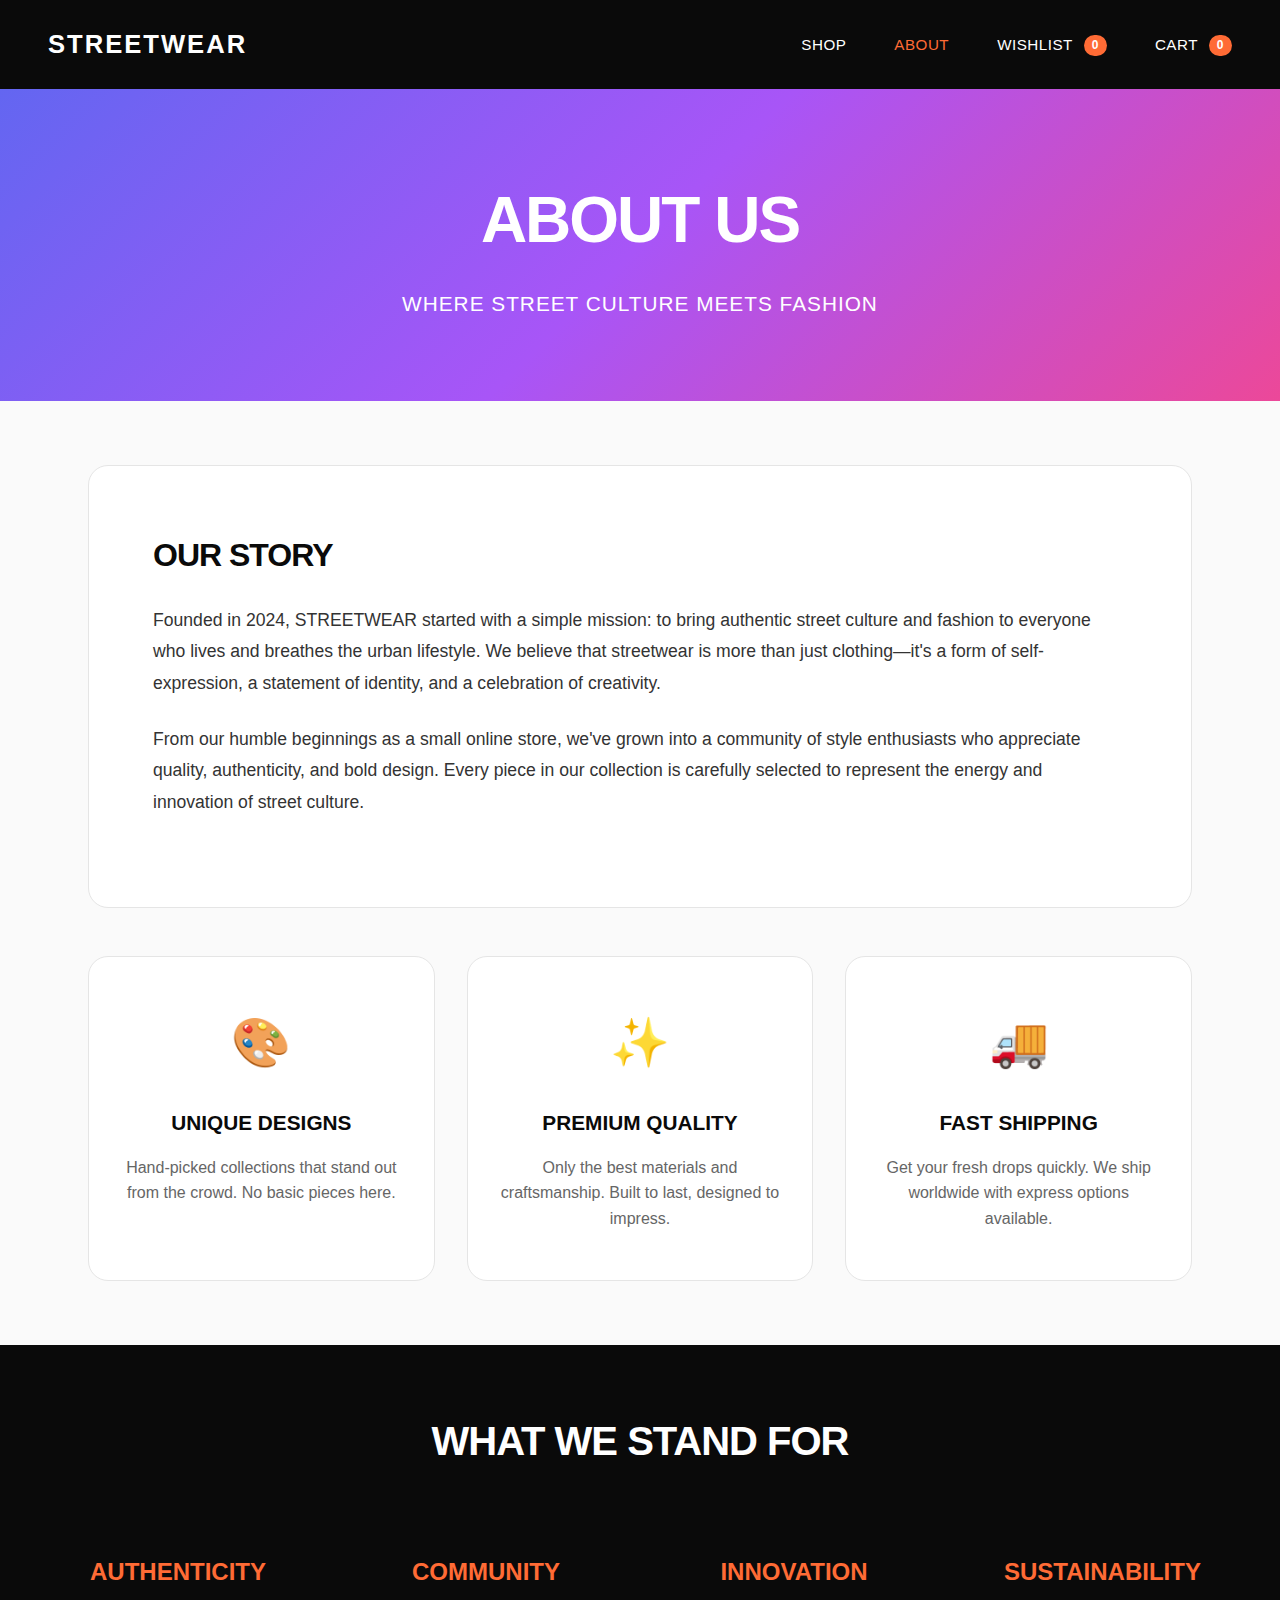
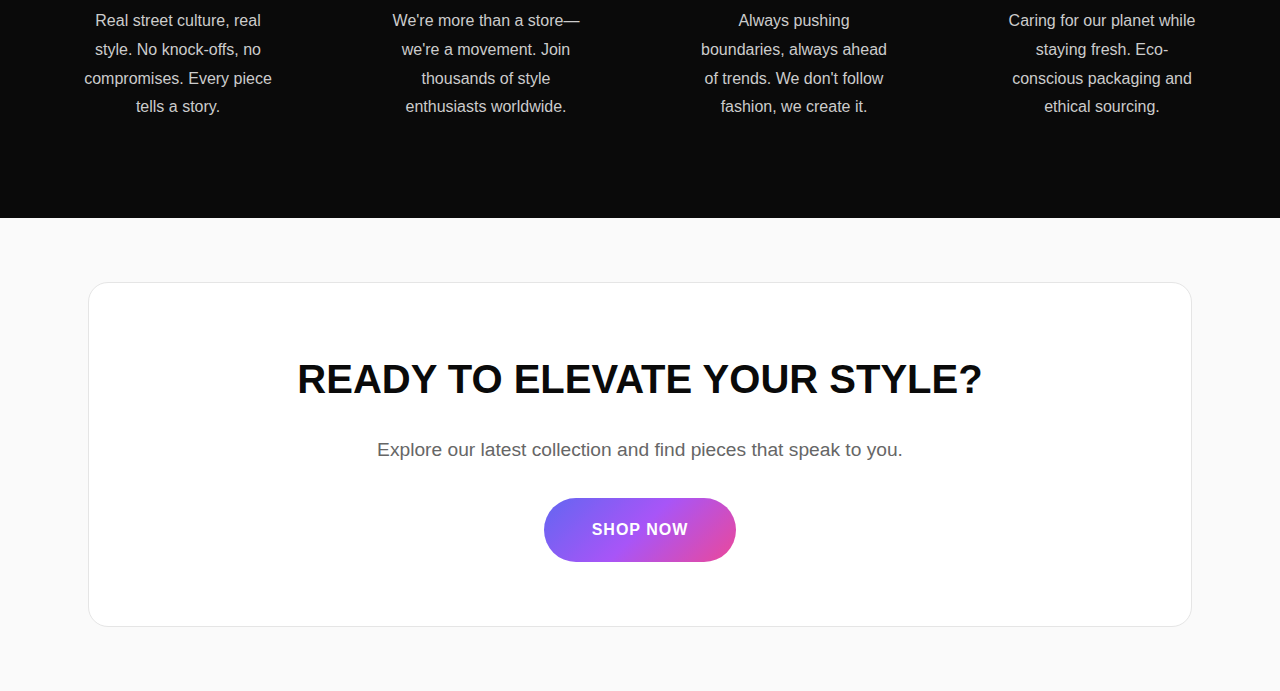
<file: about.html>
<!DOCTYPE html>
<html lang="en">
<head>
    <meta charset="UTF-8">
    <meta name="viewport" content="width=device-width, initial-scale=1.0">
    <title>About Us - STREETWEAR CO.</title>
    <style>
        * {
            margin: 0;
            padding: 0;
            box-sizing: border-box;
        }

        body {
            font-family: -apple-system, BlinkMacSystemFont, 'Helvetica Neue', Arial, sans-serif;
            line-height: 1.6;
            color: #0a0a0a;
            background: #fafafa;
        }

        /* Navigation */
        nav {
            background: #0a0a0a;
            color: white;
            padding: 1.5rem 3rem;
            display: flex;
            justify-content: space-between;
            align-items: center;
        }

        nav h1 {
            font-size: 1.6rem;
            font-weight: 900;
            letter-spacing: 2px;
        }

        nav ul {
            display: flex;
            list-style: none;
            gap: 3rem;
            align-items: center;
        }

        nav a {
            color: white;
            text-decoration: none;
            font-weight: 500;
            font-size: 0.95rem;
            letter-spacing: 0.5px;
            transition: color 0.2s;
        }

        nav a:hover, nav a.active {
            color: #ff6b35;
        }

        nav a:hover .cart-badge,
        nav a:hover .wishlist-badge {
            transform: scale(1.15);
            transition: transform 0.2s;
        }

        .cart-badge, .wishlist-badge {
            background: #ff6b35;
            color: white;
            padding: 0.2rem 0.5rem;
            border-radius: 20px;
            font-size: 0.75rem;
            margin-left: 0.4rem;
            font-weight: 700;
        }

        /* Hero Section */
        .hero {
            background: linear-gradient(135deg, #6366f1 0%, #a855f7 50%, #ec4899 100%);
            color: white;
            padding: 5rem 3rem;
            text-align: center;
        }

        .hero h2 {
            font-size: 4rem;
            margin-bottom: 1rem;
            font-weight: 900;
            letter-spacing: -2px;
            text-transform: uppercase;
        }

        .hero p {
            font-size: 1.3rem;
            font-weight: 300;
            letter-spacing: 1px;
        }

        /* Container */
        .container {
            max-width: 1200px;
            margin: 4rem auto;
            padding: 0 3rem;
        }

        /* About Content */
        .about-section {
            background: white;
            border: 1px solid #e5e5e5;
            padding: 4rem;
            margin-bottom: 3rem;
            border-radius: 20px;
        }

        .about-section h3 {
            font-size: 2rem;
            font-weight: 900;
            text-transform: uppercase;
            margin-bottom: 1.5rem;
            letter-spacing: -1px;
        }

        .about-section p {
            font-size: 1.1rem;
            line-height: 1.8;
            color: #333;
            margin-bottom: 1.5rem;
        }

        /* Features Grid */
        .features-grid {
            display: grid;
            grid-template-columns: repeat(auto-fit, minmax(300px, 1fr));
            gap: 2rem;
            margin-top: 3rem;
        }

        .feature-card {
            background: white;
            border: 1px solid #e5e5e5;
            padding: 3rem 2rem;
            text-align: center;
            transition: transform 0.2s;
            border-radius: 20px;
        }

        .feature-card:hover {
            transform: translateY(-5px);
            border-color: #0a0a0a;
        }

        .feature-icon {
            font-size: 3rem;
            margin-bottom: 1.5rem;
        }

        .feature-card h4 {
            font-size: 1.3rem;
            font-weight: 900;
            text-transform: uppercase;
            margin-bottom: 1rem;
        }

        .feature-card p {
            color: #666;
            line-height: 1.6;
        }

        /* Values Section */
        .values-section {
            background: #0a0a0a;
            color: white;
            padding: 4rem 3rem;
            text-align: center;
            margin: 4rem 0;
        }

        .values-section h3 {
            font-size: 2.5rem;
            font-weight: 900;
            text-transform: uppercase;
            margin-bottom: 3rem;
            letter-spacing: -1px;
        }

        .values-grid {
            display: grid;
            grid-template-columns: repeat(auto-fit, minmax(250px, 1fr));
            gap: 3rem;
            max-width: 1200px;
            margin: 0 auto;
        }

        .value-item {
            padding: 2rem;
        }

        .value-item h4 {
            font-size: 1.5rem;
            font-weight: 900;
            text-transform: uppercase;
            margin-bottom: 1rem;
            color: #ff6b35;
        }

        .value-item p {
            color: #ccc;
            line-height: 1.8;
        }

        /* CTA Section */
        .cta-section {
            text-align: center;
            padding: 4rem 3rem;
            background: white;
            border: 1px solid #e5e5e5;
            border-radius: 20px;
        }

        .cta-section h3 {
            font-size: 2.5rem;
            font-weight: 900;
            text-transform: uppercase;
            margin-bottom: 1.5rem;
        }

        .cta-section p {
            font-size: 1.2rem;
            color: #666;
            margin-bottom: 2rem;
        }

        .cta-btn {
            display: inline-block;
            padding: 1.2rem 3rem;
            background: linear-gradient(135deg, #6366f1 0%, #a855f7 50%, #ec4899 100%);
            color: white;
            text-decoration: none;
            border-radius: 50px;
            font-weight: 700;
            letter-spacing: 1px;
            text-transform: uppercase;
            transition: transform 0.2s;
        }

        .cta-btn:hover {
            transform: translateY(-2px);
        }

        /* Responsive */
        @media (max-width: 768px) {
            nav {
                padding: 1rem 1.5rem;
            }

            nav h1 {
                font-size: 1.2rem;
            }

            nav ul {
                gap: 1.5rem;
                font-size: 0.85rem;
            }

            .hero {
                padding: 3rem 1.5rem;
            }

            .hero h2 {
                font-size: 2.5rem;
            }

            .hero p {
                font-size: 1rem;
            }

            .container {
                padding: 0 1.5rem;
            }

            .about-section {
                padding: 2rem;
            }

            .values-section {
                padding: 3rem 1.5rem;
            }

            .cta-section {
                padding: 3rem 1.5rem;
            }
        }
    </style>
</head>
<body>
    <!-- Navigation -->
    <nav>
        <a href="index.html" style="text-decoration: none; color: white;">
            <h1>STREETWEAR</h1>
        </a>
        <ul>
            <li><a href="index.html">SHOP</a></li>
            <li><a href="about.html" class="active">ABOUT</a></li>
            <li><a href="wishlist.html">WISHLIST <span class="wishlist-badge" id="wishlist-count">0</span></a></li>
            <li><a href="cart.html">CART <span class="cart-badge" id="cart-count">0</span></a></li>
        </ul>
    </nav>

    <!-- Hero Section -->
    <section class="hero">
        <h2>About Us</h2>
        <p>WHERE STREET CULTURE MEETS FASHION</p>
    </section>

    <!-- About Container -->
    <div class="container">
        <!-- Our Story -->
        <div class="about-section">
            <h3>Our Story</h3>
            <p>
                Founded in 2024, STREETWEAR started with a simple mission: to bring authentic street culture and fashion 
                to everyone who lives and breathes the urban lifestyle. We believe that streetwear is more than just 
                clothing—it's a form of self-expression, a statement of identity, and a celebration of creativity.
            </p>
            <p>
                From our humble beginnings as a small online store, we've grown into a community of style enthusiasts 
                who appreciate quality, authenticity, and bold design. Every piece in our collection is carefully 
                selected to represent the energy and innovation of street culture.
            </p>
        </div>

        <!-- Features -->
        <div class="features-grid">
            <div class="feature-card">
                <div class="feature-icon">🎨</div>
                <h4>Unique Designs</h4>
                <p>Hand-picked collections that stand out from the crowd. No basic pieces here.</p>
            </div>
            <div class="feature-card">
                <div class="feature-icon">✨</div>
                <h4>Premium Quality</h4>
                <p>Only the best materials and craftsmanship. Built to last, designed to impress.</p>
            </div>
            <div class="feature-card">
                <div class="feature-icon">🚚</div>
                <h4>Fast Shipping</h4>
                <p>Get your fresh drops quickly. We ship worldwide with express options available.</p>
            </div>
        </div>
    </div>

    <!-- Values Section -->
    <section class="values-section">
        <h3>What We Stand For</h3>
        <div class="values-grid">
            <div class="value-item">
                <h4>Authenticity</h4>
                <p>Real street culture, real style. No knock-offs, no compromises. Every piece tells a story.</p>
            </div>
            <div class="value-item">
                <h4>Community</h4>
                <p>We're more than a store—we're a movement. Join thousands of style enthusiasts worldwide.</p>
            </div>
            <div class="value-item">
                <h4>Innovation</h4>
                <p>Always pushing boundaries, always ahead of trends. We don't follow fashion, we create it.</p>
            </div>
            <div class="value-item">
                <h4>Sustainability</h4>
                <p>Caring for our planet while staying fresh. Eco-conscious packaging and ethical sourcing.</p>
            </div>
        </div>
    </section>

    <!-- CTA Section -->
    <div class="container">
        <div class="cta-section">
            <h3>Ready to Elevate Your Style?</h3>
            <p>Explore our latest collection and find pieces that speak to you.</p>
            <a href="index.html" class="cta-btn">Shop Now</a>
        </div>
    </div>

    <script>
        // Update cart count
        function updateCartCount() {
            const cart = JSON.parse(localStorage.getItem('cart')) || [];
            const count = cart.reduce((total, item) => total + item.quantity, 0);
            document.getElementById('cart-count').textContent = count;
            
            const wishlist = JSON.parse(localStorage.getItem('wishlist')) || [];
            document.getElementById('wishlist-count').textContent = wishlist.length;
        }

        // Initialize
        updateCartCount();
    </script>
</body>
</html>
</file>
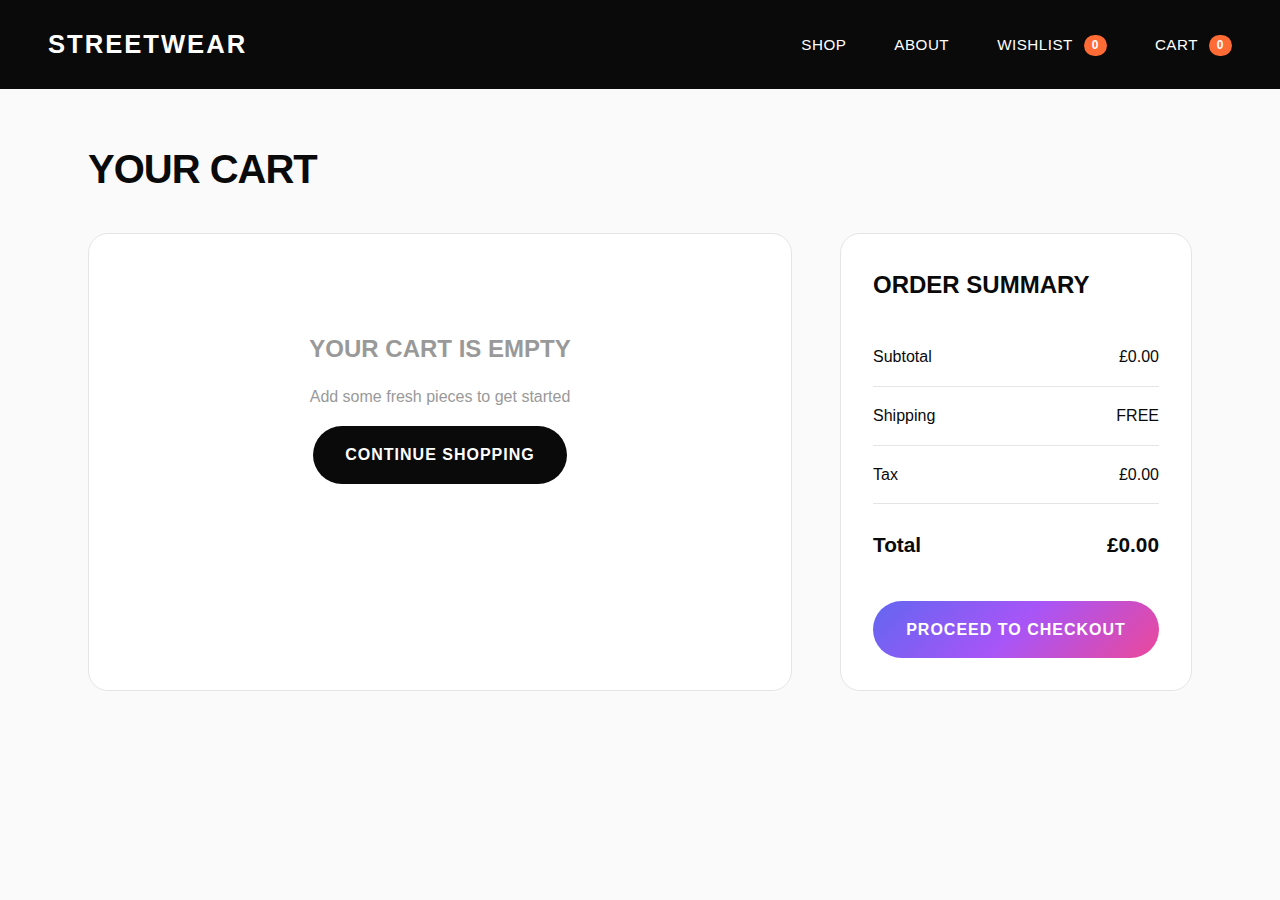
<file: cart.html>
<!DOCTYPE html>
<html lang="en">
<head>
    <meta charset="UTF-8">
    <meta name="viewport" content="width=device-width, initial-scale=1.0">
    <title>Shopping Cart - STREETWEAR CO.</title>
    <style>
        * {
            margin: 0;
            padding: 0;
            box-sizing: border-box;
        }

        body {
            font-family: -apple-system, BlinkMacSystemFont, 'Helvetica Neue', Arial, sans-serif;
            line-height: 1.6;
            color: #0a0a0a;
            background: #fafafa;
        }

        /* Navigation */
        nav {
            background: #0a0a0a;
            color: white;
            padding: 1.5rem 3rem;
            display: flex;
            justify-content: space-between;
            align-items: center;
        }

        nav h1 {
            font-size: 1.6rem;
            font-weight: 900;
            letter-spacing: 2px;
        }

        nav ul {
            display: flex;
            list-style: none;
            gap: 3rem;
            align-items: center;
        }

        nav a {
            color: white;
            text-decoration: none;
            font-weight: 500;
            font-size: 0.95rem;
            letter-spacing: 0.5px;
            transition: color 0.2s;
        }

        nav a:hover {
            color: #ff6b35;
        }

        .cart-badge, .wishlist-badge {
            background: #ff6b35;
            color: white;
            padding: 0.2rem 0.5rem;
            border-radius: 20px;
            font-size: 0.75rem;
            margin-left: 0.4rem;
            font-weight: 700;
        }

        /* Container */
        .container {
            max-width: 1200px;
            margin: 3rem auto;
            padding: 0 3rem;
        }

        h2 {
            font-size: 2.5rem;
            font-weight: 900;
            letter-spacing: -1px;
            text-transform: uppercase;
            margin-bottom: 2rem;
        }

        /* Cart Layout */
        .cart-layout {
            display: grid;
            grid-template-columns: 2fr 1fr;
            gap: 3rem;
        }

        /* Cart Items */
        .cart-items {
            background: white;
            border: 1px solid #e5e5e5;
            padding: 2rem;
            border-radius: 20px;
        }

        .empty-cart {
            text-align: center;
            padding: 4rem 2rem;
            color: #999;
        }

        .empty-cart h3 {
            font-size: 1.5rem;
            margin-bottom: 1rem;
        }

        .continue-shopping {
            display: inline-block;
            margin-top: 1rem;
            padding: 1rem 2rem;
            background: #0a0a0a;
            color: white;
            text-decoration: none;
            border-radius: 50px;
            font-weight: 700;
            letter-spacing: 1px;
            text-transform: uppercase;
            transition: background 0.2s;
        }

        .continue-shopping:hover {
            background: #6366f1;
        }

        .cart-item {
            display: grid;
            grid-template-columns: 120px 1fr auto;
            gap: 1.5rem;
            padding: 1.5rem 0;
            border-bottom: 1px solid #e5e5e5;
        }

        .cart-item:last-child {
            border-bottom: none;
        }

        .item-image {
            width: 120px;
            height: 120px;
            object-fit: cover;
            background: #f5f5f5;
        }

        .item-details h3 {
            font-size: 1.2rem;
            font-weight: 700;
            margin-bottom: 0.5rem;
            text-transform: uppercase;
        }

        .item-category {
            color: #999;
            font-size: 0.85rem;
            text-transform: uppercase;
            letter-spacing: 1px;
            margin-bottom: 0.5rem;
        }

        .item-price {
            font-size: 1.3rem;
            font-weight: 700;
            margin: 0.5rem 0;
        }

        .quantity-controls {
            display: flex;
            align-items: center;
            gap: 1rem;
            margin-top: 1rem;
        }

        .qty-btn {
            width: 35px;
            height: 35px;
            border: 2px solid #0a0a0a;
            background: white;
            border-radius: 50px;
            cursor: pointer;
            font-weight: 700;
            transition: all 0.2s;
        }

        .qty-btn:hover {
            background: #0a0a0a;
            color: white;
        }

        .quantity {
            font-weight: 700;
            font-size: 1.1rem;
        }

        .remove-btn {
            color: #ff6b35;
            cursor: pointer;
            font-weight: 600;
            font-size: 0.9rem;
            text-transform: uppercase;
            letter-spacing: 0.5px;
            margin-top: 0.5rem;
            display: inline-block;
        }

        .remove-btn:hover {
            text-decoration: underline;
        }

        .item-actions {
            text-align: right;
        }

        .item-total {
            font-size: 1.5rem;
            font-weight: 900;
        }

        /* Order Summary */
        .order-summary {
            background: white;
            border: 1px solid #e5e5e5;
            padding: 2rem;
            height: fit-content;
            position: sticky;
            top: 2rem;
            border-radius: 20px;
        }

        .order-summary h3 {
            font-size: 1.5rem;
            font-weight: 900;
            text-transform: uppercase;
            margin-bottom: 1.5rem;
        }

        .summary-line {
            display: flex;
            justify-content: space-between;
            padding: 1rem 0;
            border-bottom: 1px solid #e5e5e5;
        }

        .summary-line.total {
            border-bottom: none;
            font-size: 1.3rem;
            font-weight: 900;
            padding-top: 1.5rem;
        }

        .checkout-btn {
            width: 100%;
            padding: 1.2rem;
            background: linear-gradient(135deg, #6366f1 0%, #a855f7 50%, #ec4899 100%);
            color: white;
            border: none;
            border-radius: 50px;
            font-size: 1rem;
            cursor: pointer;
            margin-top: 1.5rem;
            font-weight: 700;
            letter-spacing: 1px;
            text-transform: uppercase;
            transition: transform 0.2s;
        }

        .checkout-btn:hover {
            transform: translateY(-2px);
        }

        /* Responsive */
        @media (max-width: 968px) {
            .cart-layout {
                grid-template-columns: 1fr;
            }

            .order-summary {
                position: relative;
                top: 0;
            }

            .cart-item {
                grid-template-columns: 100px 1fr;
            }

            .item-actions {
                grid-column: 2;
                text-align: left;
                margin-top: 1rem;
            }
        }

        @media (max-width: 768px) {
            nav {
                padding: 1rem 1.5rem;
            }

            nav h1 {
                font-size: 1.2rem;
            }

            nav ul {
                gap: 1.5rem;
                font-size: 0.85rem;
            }

            .container {
                padding: 0 1.5rem;
            }

            h2 {
                font-size: 2rem;
            }
        }
    </style>
</head>
<body>
    <!-- Navigation -->
    <nav>
        <a href="index.html" style="text-decoration: none; color: white;">
            <h1>STREETWEAR</h1>
        </a>
        <ul>
            <li><a href="index.html">SHOP</a></li>
            <li><a href="about.html">ABOUT</a></li>
            <li><a href="wishlist.html">WISHLIST <span class="wishlist-badge" id="wishlist-count">0</span></a></li>
            <li><a href="cart.html" class="active">CART <span class="cart-badge" id="cart-count">0</span></a></li>
        </ul>
    </nav>

    <!-- Cart Container -->
    <div class="container">
        <h2>Your Cart</h2>
        
        <div class="cart-layout">
            <!-- Cart Items -->
            <div class="cart-items" id="cart-items">
                <div class="empty-cart">
                    <h3>YOUR CART IS EMPTY</h3>
                    <p>Add some fresh pieces to get started</p>
                    <a href="index.html" class="continue-shopping">CONTINUE SHOPPING</a>
                </div>
            </div>

            <!-- Order Summary -->
            <div class="order-summary">
                <h3>Order Summary</h3>
                <div class="summary-line">
                    <span>Subtotal</span>
                    <span id="subtotal">$0.00</span>
                </div>
                <div class="summary-line">
                    <span>Shipping</span>
                    <span id="shipping">$0.00</span>
                </div>
                <div class="summary-line">
                    <span>Tax</span>
                    <span id="tax">$0.00</span>
                </div>
                <div class="summary-line total">
                    <span>Total</span>
                    <span id="total">$0.00</span>
                </div>
                <button class="checkout-btn" onclick="window.location.href='checkout.html'">PROCEED TO CHECKOUT</button>
            </div>
        </div>
    </div>

    <script>
        // Load cart from localStorage
        let cart = JSON.parse(localStorage.getItem('cart')) || [];

        // Update cart count
        function updateCartCount() {
            const count = cart.reduce((total, item) => total + item.quantity, 0);
            document.getElementById('cart-count').textContent = count;
            const wishlist = JSON.parse(localStorage.getItem('wishlist')) || [];
            document.getElementById('wishlist-count').textContent = wishlist.length;
        }

        // Display cart items
        function displayCart() {
            const cartContainer = document.getElementById('cart-items');
            
            if (cart.length === 0) {
                cartContainer.innerHTML = `
                    <div class="empty-cart">
                        <h3>YOUR CART IS EMPTY</h3>
                        <p>Add some fresh pieces to get started</p>
                        <a href="index.html" class="continue-shopping">CONTINUE SHOPPING</a>
                    </div>
                `;
                updateSummary();
                return;
            }

            cartContainer.innerHTML = cart.map((item, index) => `
                <div class="cart-item">
                    <img src="${item.images[0]}" alt="${item.name}" class="item-image">
                    <div class="item-details">
                        <div class="item-category">${item.category}</div>
                        <h3>${item.name}</h3>
                        <div class="item-price">£${item.price.toFixed(2)}</div>
                        <div class="quantity-controls">
                            <button class="qty-btn" onclick="updateQuantity(${index}, -1)">-</button>
                            <span class="quantity">${item.quantity}</span>
                            <button class="qty-btn" onclick="updateQuantity(${index}, 1)">+</button>
                        </div>
                        <div class="remove-btn" onclick="removeItem(${index})">Remove</div>
                    </div>
                    <div class="item-actions">
                        <div class="item-total">£${(item.price * item.quantity).toFixed(2)}</div>
                    </div>
                </div>
            `).join('');

            updateSummary();
        }

        // Update quantity
        function updateQuantity(index, change) {
            cart[index].quantity += change;
            
            if (cart[index].quantity <= 0) {
                cart.splice(index, 1);
            }
            
            localStorage.setItem('cart', JSON.stringify(cart));
            displayCart();
            updateCartCount();
        }

        // Remove item
        function removeItem(index) {
            cart.splice(index, 1);
            localStorage.setItem('cart', JSON.stringify(cart));
            displayCart();
            updateCartCount();
        }

        // Update order summary
        function updateSummary() {
            const subtotal = cart.reduce((total, item) => total + (item.price * item.quantity), 0);
            const shipping = subtotal > 0 ? 10 : 0;
            const tax = subtotal * 0.08;
            const total = subtotal + shipping + tax;

            document.getElementById('subtotal').textContent = `£${subtotal.toFixed(2)}`;
            document.getElementById('shipping').textContent = shipping > 0 ? `£${shipping.toFixed(2)}` : 'FREE';
            document.getElementById('tax').textContent = `£${tax.toFixed(2)}`;
            document.getElementById('total').textContent = `£${total.toFixed(2)}`;
        }

        // Initialize
        displayCart();
        updateCartCount();
    </script>
</body>
</html>
</file>
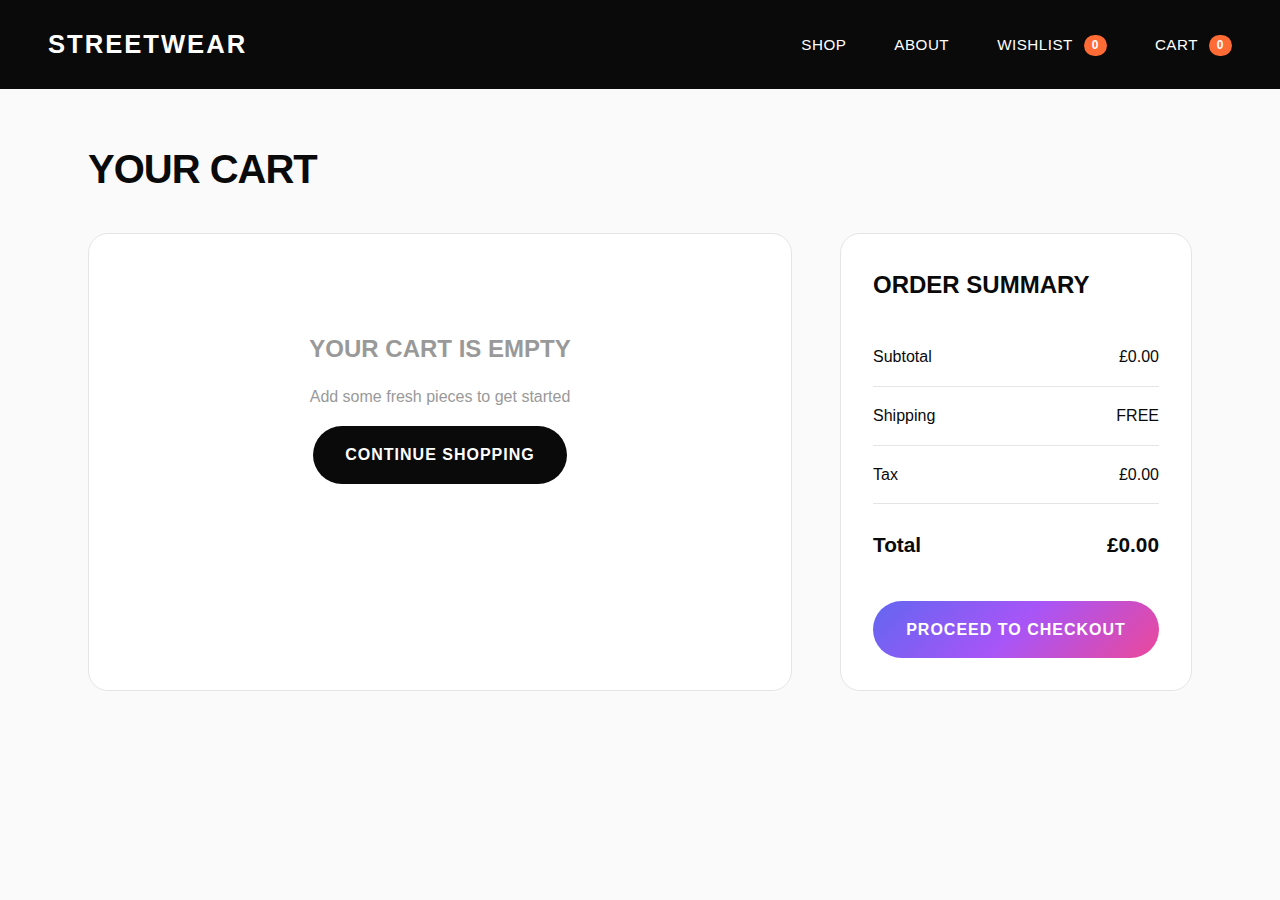
<file: checkout.html>
<!DOCTYPE html>
<html lang="en">
<head>
    <meta charset="UTF-8">
    <meta name="viewport" content="width=device-width, initial-scale=1.0">
    <title>Checkout - STREETWEAR CO.</title>
    <style>
        * {
            margin: 0;
            padding: 0;
            box-sizing: border-box;
        }

        body {
            font-family: -apple-system, BlinkMacSystemFont, 'Helvetica Neue', Arial, sans-serif;
            line-height: 1.6;
            color: #0a0a0a;
            background: #fafafa;
        }

        /* Navigation */
        nav {
            background: #0a0a0a;
            color: white;
            padding: 1.5rem 3rem;
            display: flex;
            justify-content: space-between;
            align-items: center;
        }

        nav h1 {
            font-size: 1.6rem;
            font-weight: 900;
            letter-spacing: 2px;
        }

        nav ul {
            display: flex;
            list-style: none;
            gap: 3rem;
            align-items: center;
        }

        nav a {
            color: white;
            text-decoration: none;
            font-weight: 500;
            font-size: 0.95rem;
            letter-spacing: 0.5px;
            transition: color 0.2s;
        }

        nav a:hover {
            color: #ff6b35;
        }

        .hamburger {
            display: none;
            flex-direction: column;
            cursor: pointer;
            gap: 0.4rem;
        }

        .hamburger span {
            width: 25px;
            height: 3px;
            background: white;
            border-radius: 2px;
            transition: all 0.3s;
        }

        .hamburger.active span:nth-child(1) {
            transform: rotate(45deg) translate(8px, 8px);
        }

        .hamburger.active span:nth-child(2) {
            opacity: 0;
        }

        .hamburger.active span:nth-child(3) {
            transform: rotate(-45deg) translate(7px, -7px);
        }

        /* Container */
        .container {
            max-width: 1200px;
            margin: 3rem auto;
            padding: 0 3rem;
        }

        h2 {
            font-size: 2.5rem;
            font-weight: 900;
            letter-spacing: -1px;
            text-transform: uppercase;
            margin-bottom: 2rem;
        }

        /* Checkout Layout */
        .checkout-layout {
            display: grid;
            grid-template-columns: 1.5fr 1fr;
            gap: 3rem;
        }

        /* Checkout Form */
        .checkout-form {
            background: white;
            border: 1px solid #e5e5e5;
            padding: 2.5rem;
            border-radius: 20px;
        }

        .form-section {
            margin-bottom: 2.5rem;
        }

        .form-section h3 {
            font-size: 1.3rem;
            font-weight: 900;
            text-transform: uppercase;
            margin-bottom: 1.5rem;
            letter-spacing: 0.5px;
        }

        .form-row {
            display: grid;
            grid-template-columns: 1fr 1fr;
            gap: 1rem;
            margin-bottom: 1rem;
        }

        .form-group {
            margin-bottom: 1rem;
        }

        .form-group.full-width {
            grid-column: 1 / -1;
        }

        label {
            display: block;
            margin-bottom: 0.5rem;
            font-weight: 600;
            font-size: 0.9rem;
            text-transform: uppercase;
            letter-spacing: 0.5px;
        }

        input, select {
            width: 100%;
            padding: 0.9rem 1rem;
            border: 2px solid #e5e5e5;
            border-radius: 50px;
            font-size: 0.95rem;
            font-family: inherit;
            transition: border-color 0.2s;
        }

        input:focus, select:focus {
            outline: none;
            border-color: #6366f1;
        }

        /* Order Summary */
        .order-summary {
            background: white;
            border: 1px solid #e5e5e5;
            padding: 2.5rem;
            height: fit-content;
            position: sticky;
            top: 2rem;
            border-radius: 20px;
        }

        .order-summary h3 {
            font-size: 1.5rem;
            font-weight: 900;
            text-transform: uppercase;
            margin-bottom: 1.5rem;
        }

        .order-item {
            display: flex;
            gap: 1rem;
            padding: 1rem 0;
            border-bottom: 1px solid #e5e5e5;
        }

        .order-item:first-child {
            padding-top: 0;
        }

        .order-item-image {
            width: 60px;
            height: 60px;
            object-fit: cover;
            background: #f5f5f5;
        }

        .order-item-details {
            flex: 1;
        }

        .order-item-name {
            font-weight: 700;
            font-size: 0.95rem;
            text-transform: uppercase;
        }

        .order-item-qty {
            color: #666;
            font-size: 0.85rem;
            margin-top: 0.2rem;
        }

        .order-item-price {
            font-weight: 700;
        }

        .summary-line {
            display: flex;
            justify-content: space-between;
            padding: 1rem 0;
            border-bottom: 1px solid #e5e5e5;
        }

        .summary-line.total {
            border-bottom: none;
            font-size: 1.3rem;
            font-weight: 900;
            padding-top: 1.5rem;
        }

        .place-order-btn {
            width: 100%;
            padding: 1.2rem;
            background: linear-gradient(135deg, #6366f1 0%, #a855f7 50%, #ec4899 100%);
            color: white;
            border: none;
            border-radius: 50px;
            font-size: 1rem;
            cursor: pointer;
            margin-top: 1.5rem;
            font-weight: 700;
            letter-spacing: 1px;
            text-transform: uppercase;
            transition: transform 0.2s;
        }

        .place-order-btn:hover {
            transform: translateY(-2px);
        }

        /* Responsive */
        @media (max-width: 968px) {
            .checkout-layout {
                grid-template-columns: 1fr;
            }

            .order-summary {
                position: relative;
                top: 0;
            }

            .form-row {
                grid-template-columns: 1fr;
            }
        }

        @media (max-width: 768px) {
            nav {
                padding: 1rem 1.5rem;
                flex-wrap: wrap;
            }

            nav h1 {
                font-size: 1.2rem;
            }

            .hamburger {
                display: flex;
            }

            nav ul {
                order: 3;
                width: 100%;
                flex-direction: column;
                margin-top: 0.5rem;
                display: none;
                gap: 1rem;
                font-size: 0.85rem;
            }

            nav ul.active {
                display: flex;
            }

            .container {
                padding: 0 1.5rem;
            }

            h2 {
                font-size: 2rem;
            }

            .checkout-form {
                padding: 1.5rem;
            }

            .order-summary {
                padding: 1.5rem;
            }
        }
    </style>
</head>
<body>
    <!-- Navigation -->
    <nav>
        <a href="index.html" style="text-decoration: none; color: white;">
            <h1>STREETWEAR</h1>
        </a>
        <div class="hamburger" id="hamburger">
            <span></span>
            <span></span>
            <span></span>
        </div>
        <ul id="nav-menu">
            <li><a href="index.html">SHOP</a></li>
            <li><a href="about.html">ABOUT</a></li>
            <li><a href="wishlist.html">WISHLIST</a></li>
            <li><a href="cart.html">CART</a></li>
        </ul>
    </nav>

    <!-- Checkout Container -->
    <div class="container">
        <h2>Checkout</h2>
        
        <div class="checkout-layout">
            <!-- Checkout Form -->
            <div class="checkout-form">
                <form id="checkout-form">
                    <!-- Shipping Information -->
                    <div class="form-section">
                        <h3>Shipping Information</h3>
                        <div class="form-row">
                            <div class="form-group">
                                <label for="first-name">First Name</label>
                                <input type="text" id="first-name" required>
                            </div>
                            <div class="form-group">
                                <label for="last-name">Last Name</label>
                                <input type="text" id="last-name" required>
                            </div>
                        </div>
                        <div class="form-group">
                            <label for="email">Email</label>
                            <input type="email" id="email" required>
                        </div>
                        <div class="form-group">
                            <label for="phone">Phone Number</label>
                            <input type="tel" id="phone" required>
                        </div>
                        <div class="form-group">
                            <label for="address">Street Address</label>
                            <input type="text" id="address" required>
                        </div>
                        <div class="form-row">
                            <div class="form-group">
                                <label for="city">City</label>
                                <input type="text" id="city" required>
                            </div>
                            <div class="form-group">
                                <label for="state">State</label>
                                <input type="text" id="state" required>
                            </div>
                        </div>
                        <div class="form-row">
                            <div class="form-group">
                                <label for="zip">ZIP Code</label>
                                <input type="text" id="zip" required>
                            </div>
                            <div class="form-group">
                                <label for="country">Country</label>
                                <select id="country" required>
                                    <option value="">Select Country</option>
                                    <option value="US">United States</option>
                                    <option value="UK">United Kingdom</option>
                                    <option value="CA">Canada</option>
                                    <option value="AU">Australia</option>
                                </select>
                            </div>
                        </div>
                    </div>

                    <!-- Payment Information -->
                    <div class="form-section">
                        <h3>Payment Information</h3>
                        <div class="form-group">
                            <label for="card-name">Name on Card</label>
                            <input type="text" id="card-name" required>
                        </div>
                        <div class="form-group">
                            <label for="card-number">Card Number</label>
                            <input type="text" id="card-number" placeholder="1234 5678 9012 3456" required>
                        </div>
                        <div class="form-row">
                            <div class="form-group">
                                <label for="expiry">Expiry Date</label>
                                <input type="text" id="expiry" placeholder="MM/YY" required>
                            </div>
                            <div class="form-group">
                                <label for="cvv">CVV</label>
                                <input type="text" id="cvv" placeholder="123" required>
                            </div>
                        </div>
                    </div>
                </form>
            </div>

            <!-- Order Summary -->
            <div class="order-summary">
                <h3>Order Summary</h3>
                <div id="order-items"></div>
                <div class="summary-line">
                    <span>Subtotal</span>
                    <span id="subtotal">£0.00</span>
                </div>
                <div class="summary-line">
                    <span>Shipping</span>
                    <span id="shipping">£10.00</span>
                </div>
                <div class="summary-line">
                    <span>Tax</span>
                    <span id="tax">£0.00</span>
                </div>
                <div class="summary-line total">
                    <span>Total</span>
                    <span id="total">£0.00</span>
                </div>
                <button class="place-order-btn" onclick="placeOrder()">PLACE ORDER</button>
            </div>
        </div>
    </div>

    <script>
        // Load cart from localStorage
        let cart = JSON.parse(localStorage.getItem('cart')) || [];

        // Display order items
        function displayOrderItems() {
            const container = document.getElementById('order-items');
            
            if (cart.length === 0) {
                window.location.href = 'cart.html';
                return;
            }

            container.innerHTML = cart.map(item => `
                <div class="order-item">
                    <img src="${item.images[0]}" alt="${item.name}" class="order-item-image">
                    <div class="order-item-details">
                        <div class="order-item-name">${item.name}</div>
                        <div class="order-item-qty">Qty: ${item.quantity}</div>
                    </div>
                    <div class="order-item-price">£${(item.price * item.quantity).toFixed(2)}</div>
                </div>
            `).join('');

            updateSummary();
        }

        // Update order summary
        function updateSummary() {
            const subtotal = cart.reduce((total, item) => total + (item.price * item.quantity), 0);
            const shipping = 10;
            const tax = subtotal * 0.08;
            const total = subtotal + shipping + tax;

            document.getElementById('subtotal').textContent = `£${subtotal.toFixed(2)}`;
            document.getElementById('tax').textContent = `£${tax.toFixed(2)}`;
            document.getElementById('total').textContent = `£${total.toFixed(2)}`;
        }

        // Place order
        function placeOrder() {
            const form = document.getElementById('checkout-form');
            
            if (!form.checkValidity()) {
                form.reportValidity();
                return;
            }

            // Generate order number
            const orderNumber = 'ORD' + Date.now();
            
            // Store order in localStorage
            const order = {
                orderNumber: orderNumber,
                items: cart,
                total: document.getElementById('total').textContent,
                date: new Date().toISOString()
            };
            
            localStorage.setItem('lastOrder', JSON.stringify(order));
            
            // Clear cart
            localStorage.setItem('cart', JSON.stringify([]));
            
            // Redirect to confirmation
            window.location.href = 'confirmation.html';
        }

        // Initialize
        displayOrderItems();

        // Hamburger menu functionality
        const hamburger = document.getElementById('hamburger');
        const navMenu = document.getElementById('nav-menu');

        hamburger.addEventListener('click', () => {
            hamburger.classList.toggle('active');
            navMenu.classList.toggle('active');
        });

        // Close menu when a link is clicked
        navMenu.querySelectorAll('a').forEach(link => {
            link.addEventListener('click', () => {
                hamburger.classList.remove('active');
                navMenu.classList.remove('active');
            });
        });
    </script>
</body>
</html>
</file>
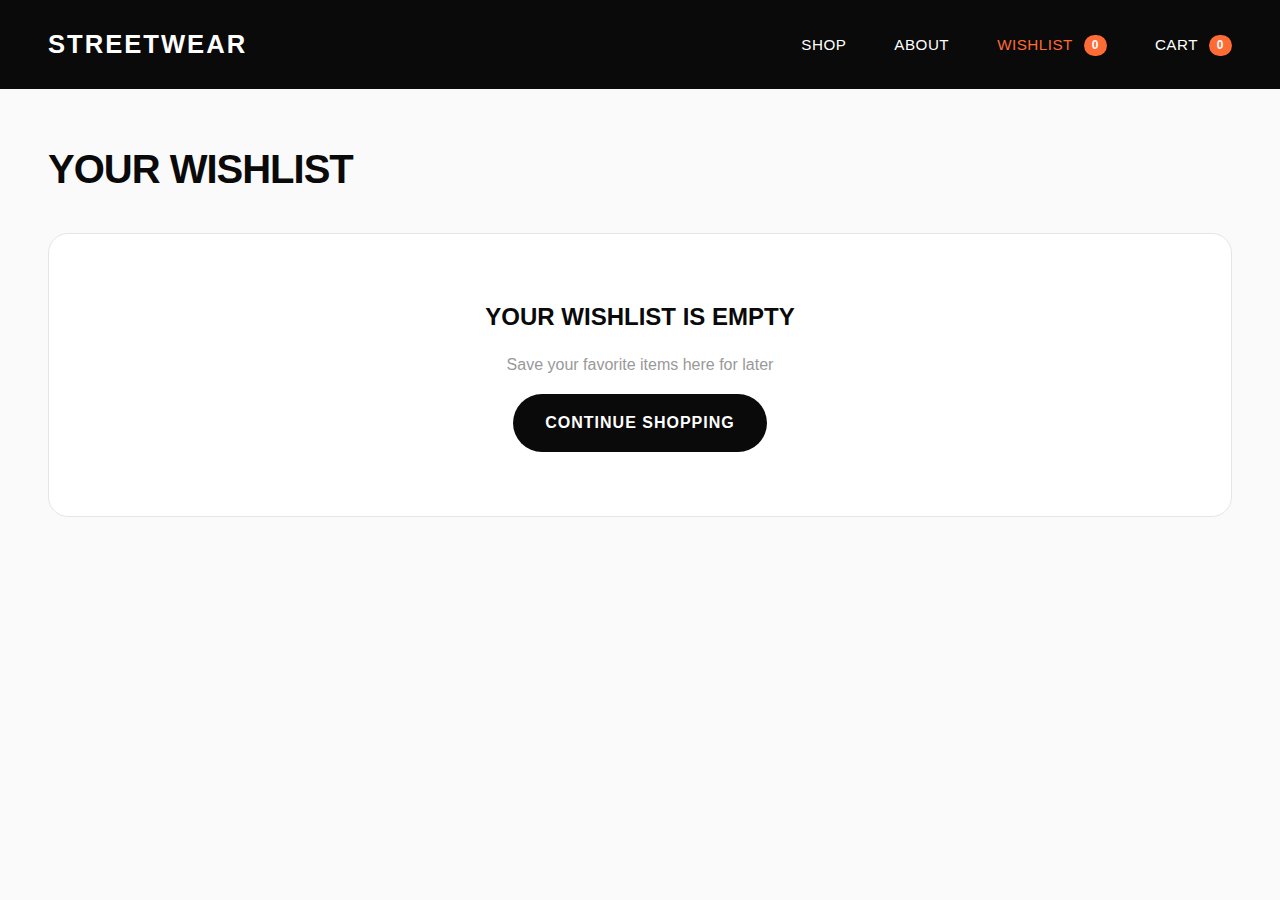
<file: wishlist.html>
<!DOCTYPE html>
<html lang="en">
<head>
    <meta charset="UTF-8">
    <meta name="viewport" content="width=device-width, initial-scale=1.0">
    <title>Your Wishlist - STREETWEAR CO.</title>
    <style>
        * {
            margin: 0;
            padding: 0;
            box-sizing: border-box;
        }

        body {
            font-family: -apple-system, BlinkMacSystemFont, 'Helvetica Neue', Arial, sans-serif;
            line-height: 1.6;
            color: #0a0a0a;
            background: #fafafa;
        }

        /* Navigation */
        nav {
            background: #0a0a0a;
            color: white;
            padding: 1.5rem 3rem;
            display: flex;
            justify-content: space-between;
            align-items: center;
        }

        nav h1 {
            font-size: 1.6rem;
            font-weight: 900;
            letter-spacing: 2px;
        }

        nav ul {
            display: flex;
            list-style: none;
            gap: 3rem;
            align-items: center;
        }

        nav a {
            color: white;
            text-decoration: none;
            font-weight: 500;
            font-size: 0.95rem;
            letter-spacing: 0.5px;
            transition: color 0.2s;
        }

        nav a:hover, nav a.active {
            color: #ff6b35;
        }

        .cart-badge, .wishlist-badge {
            background: #ff6b35;
            color: white;
            padding: 0.2rem 0.5rem;
            border-radius: 20px;
            font-size: 0.75rem;
            margin-left: 0.4rem;
            font-weight: 700;
        }

        /* Container */
        .container {
            max-width: 1400px;
            margin: 3rem auto;
            padding: 0 3rem;
        }

        h2 {
            font-size: 2.5rem;
            font-weight: 900;
            letter-spacing: -1px;
            text-transform: uppercase;
            margin-bottom: 2rem;
        }

        /* Empty State */
        .empty-wishlist {
            background: white;
            border: 1px solid #e5e5e5;
            border-radius: 20px;
            padding: 4rem;
            text-align: center;
            color: #999;
        }

        .empty-wishlist h3 {
            font-size: 1.5rem;
            margin-bottom: 1rem;
            color: #0a0a0a;
        }

        .continue-shopping {
            display: inline-block;
            margin-top: 1rem;
            padding: 1rem 2rem;
            background: #0a0a0a;
            color: white;
            text-decoration: none;
            border-radius: 50px;
            font-weight: 700;
            letter-spacing: 1px;
            text-transform: uppercase;
            transition: background 0.2s;
        }

        .continue-shopping:hover {
            background: #6366f1;
        }

        /* Products Grid */
        .products-grid {
            display: grid;
            grid-template-columns: repeat(auto-fill, minmax(300px, 1fr));
            gap: 2.5rem;
        }

        .product-card {
            background: white;
            border-radius: 20px;
            overflow: hidden;
            transition: transform 0.2s;
            cursor: pointer;
            border: 1px solid #e5e5e5;
            position: relative;
        }

        .product-card:hover {
            transform: translateY(-8px);
            border-color: #0a0a0a;
        }

        .product-image {
            width: 100%;
            height: 380px;
            object-fit: cover;
            background: #f5f5f5;
        }

        .remove-btn {
            position: absolute;
            top: 1rem;
            right: 1rem;
            width: 45px;
            height: 45px;
            background: #ff6b35;
            color: white;
            border: none;
            border-radius: 50%;
            cursor: pointer;
            display: flex;
            align-items: center;
            justify-content: center;
            font-size: 1.3rem;
            transition: all 0.2s;
            box-shadow: 0 2px 8px rgba(0,0,0,0.1);
        }

        .remove-btn:hover {
            transform: scale(1.1);
            background: #e85d2a;
        }

        .stock-badge {
            position: absolute;
            top: 1rem;
            left: 1rem;
            background: #ff6b35;
            color: white;
            padding: 0.4rem 0.8rem;
            border-radius: 20px;
            font-size: 0.8rem;
            font-weight: 700;
            text-transform: uppercase;
        }

        .stock-badge.in-stock {
            background: #10b981;
        }

        .product-info {
            padding: 1.8rem;
        }

        .product-name {
            font-size: 1.3rem;
            font-weight: 700;
            margin-bottom: 0.5rem;
            letter-spacing: -0.5px;
            text-transform: uppercase;
        }

        .product-category {
            color: #999;
            font-size: 0.85rem;
            margin-bottom: 1rem;
            font-weight: 600;
            letter-spacing: 1px;
            text-transform: uppercase;
        }

        .product-price {
            font-size: 1.6rem;
            color: #0a0a0a;
            font-weight: 900;
            margin: 1rem 0;
        }

        .product-actions {
            display: flex;
            gap: 0.5rem;
        }

        .add-to-cart-btn {
            flex: 1;
            padding: 1rem;
            background: #0a0a0a;
            color: white;
            border: none;
            border-radius: 50px;
            font-size: 0.95rem;
            cursor: pointer;
            transition: all 0.2s;
            margin-top: 1rem;
            font-weight: 700;
            letter-spacing: 1px;
            text-transform: uppercase;
        }

        .add-to-cart-btn:hover {
            background: #6366f1;
        }

        .add-to-cart-btn:disabled {
            background: #ccc;
            cursor: not-allowed;
        }

        .view-details-btn {
            padding: 1rem 1.5rem;
            background: white;
            color: #0a0a0a;
            border: 2px solid #0a0a0a;
            border-radius: 50px;
            font-size: 0.95rem;
            cursor: pointer;
            transition: all 0.2s;
            margin-top: 1rem;
            font-weight: 700;
            letter-spacing: 1px;
            text-transform: uppercase;
        }

        .view-details-btn:hover {
            background: #0a0a0a;
            color: white;
        }

        /* Responsive */
        @media (max-width: 768px) {
            nav {
                padding: 1rem 1.5rem;
            }

            nav h1 {
                font-size: 1.2rem;
            }

            nav ul {
                gap: 1.5rem;
                font-size: 0.85rem;
            }

            .container {
                padding: 0 1.5rem;
            }

            h2 {
                font-size: 2rem;
            }
        }
    </style>
</head>
<body>
    <!-- Navigation -->
    <nav>
        <a href="index.html" style="text-decoration: none; color: white;">
            <h1>STREETWEAR</h1>
        </a>
        <ul>
            <li><a href="index.html">SHOP</a></li>
            <li><a href="about.html">ABOUT</a></li>
            <li><a href="wishlist.html" class="active">WISHLIST <span class="wishlist-badge" id="wishlist-count">0</span></a></li>
            <li><a href="cart.html">CART <span class="cart-badge" id="cart-count">0</span></a></li>
        </ul>
    </nav>

    <!-- Wishlist Container -->
    <div class="container">
        <h2>Your Wishlist</h2>
        
        <div id="wishlist-container">
            <div class="empty-wishlist">
                <h3>YOUR WISHLIST IS EMPTY</h3>
                <p>Save your favorite items here for later</p>
                <a href="index.html" class="continue-shopping">CONTINUE SHOPPING</a>
            </div>
        </div>
    </div>

    <script>
     let allProducts = [];
        let cart = JSON.parse(localStorage.getItem('cart')) || [];
        let wishlist = JSON.parse(localStorage.getItem('wishlist')) || [];

        // Load products from JSON file
        async function loadProducts() {
            try {
            const response = await fetch('products.json');
         if (!response.ok) {
            throw new Error('Failed to load products');
            }
            allProducts = await response.json();
            displayWishlist();
            updateCounts();
            } catch (error) {
            console.error('Error loading products:', error);
            }
        }

        // Update counts
        function updateCounts() {
            const cartCount = cart.reduce((total, item) => total + item.quantity, 0);
            document.getElementById('cart-count').textContent = cartCount;
            document.getElementById('wishlist-count').textContent = wishlist.length;
        }

        // Get stock badge HTML
        function getStockBadge(inStock) {
            if (inStock) {
                return '<div class="stock-badge in-stock">IN STOCK</div>';
            } else {
                return '<div class="stock-badge">OUT OF STOCK</div>';
            }
        }

        // Display wishlist
        function displayWishlist() {
            const container = document.getElementById('wishlist-container');
            
            if (wishlist.length === 0) {
                container.innerHTML = `
                    <div class="empty-wishlist">
                        <h3>YOUR WISHLIST IS EMPTY</h3>
                        <p>Save your favorite items here for later</p>
                        <a href="index.html" class="continue-shopping">CONTINUE SHOPPING</a>
                    </div>
                `;
                return;
            }

            container.innerHTML = `
                <div class="products-grid">
                    ${wishlist.map(product => `
                        <div class="product-card" onclick="viewProduct(${product.id})">
                            ${getStockBadge(product.inStock)}
                            <button class="remove-btn" onclick="event.stopPropagation(); removeFromWishlist(${product.id})">
                                ❌
                            </button>
                            <img src="${product.images[0]}" alt="${product.name}" class="product-image">
                            <div class="product-info">
                                <div class="product-category">${product.category}</div>
                                <div class="product-name">${product.name}</div>
                                <div class="product-price">£${product.price.toFixed(2)}</div>
                                <div class="product-actions">
                                    <button class="view-details-btn" onclick="event.stopPropagation(); viewProduct(${product.id})">VIEW</button>
                                    <button class="add-to-cart-btn" onclick="event.stopPropagation(); addToCart(${product.id})" ${!product.inStock ? 'disabled' : ''}>
                                    ${product.inStock ? 'ADD TO CART' : 'OUT OF STOCK'}
                                    </button>
                                </div>
                            </div>
                        </div>
                    `).join('')}
                </div>
            `;
        }

        // View product
        function viewProduct(productId) {
            window.location.href = `product.html?id=${productId}`;
        }

        // Remove from wishlist
        function removeFromWishlist(productId) {
            wishlist = wishlist.filter(item => item.id !== productId);
            localStorage.setItem('wishlist', JSON.stringify(wishlist));
            updateCounts();
            displayWishlist();
        }

        // Add to cart
        function addToCart(productId) {
            const product = allProducts.find(p => p.id === productId);
    
            if (!product.inStock) {
            alert('Sorry, this item is out of stock!');
            return;
            } else {

            const existingItem = cart.find(item => item.id === productId);

            if (existingItem) {
            existingItem.quantity++;
            } else {
            cart.push({ ...product, quantity: 1 });
            }

            localStorage.setItem('cart', JSON.stringify(cart));
            updateCounts();
            alert(`${product.name} added to cart!`);
            }
        }

        // Initialize - Load products from JSON
        loadProducts();
    </script>
</body>
</html>
</file>
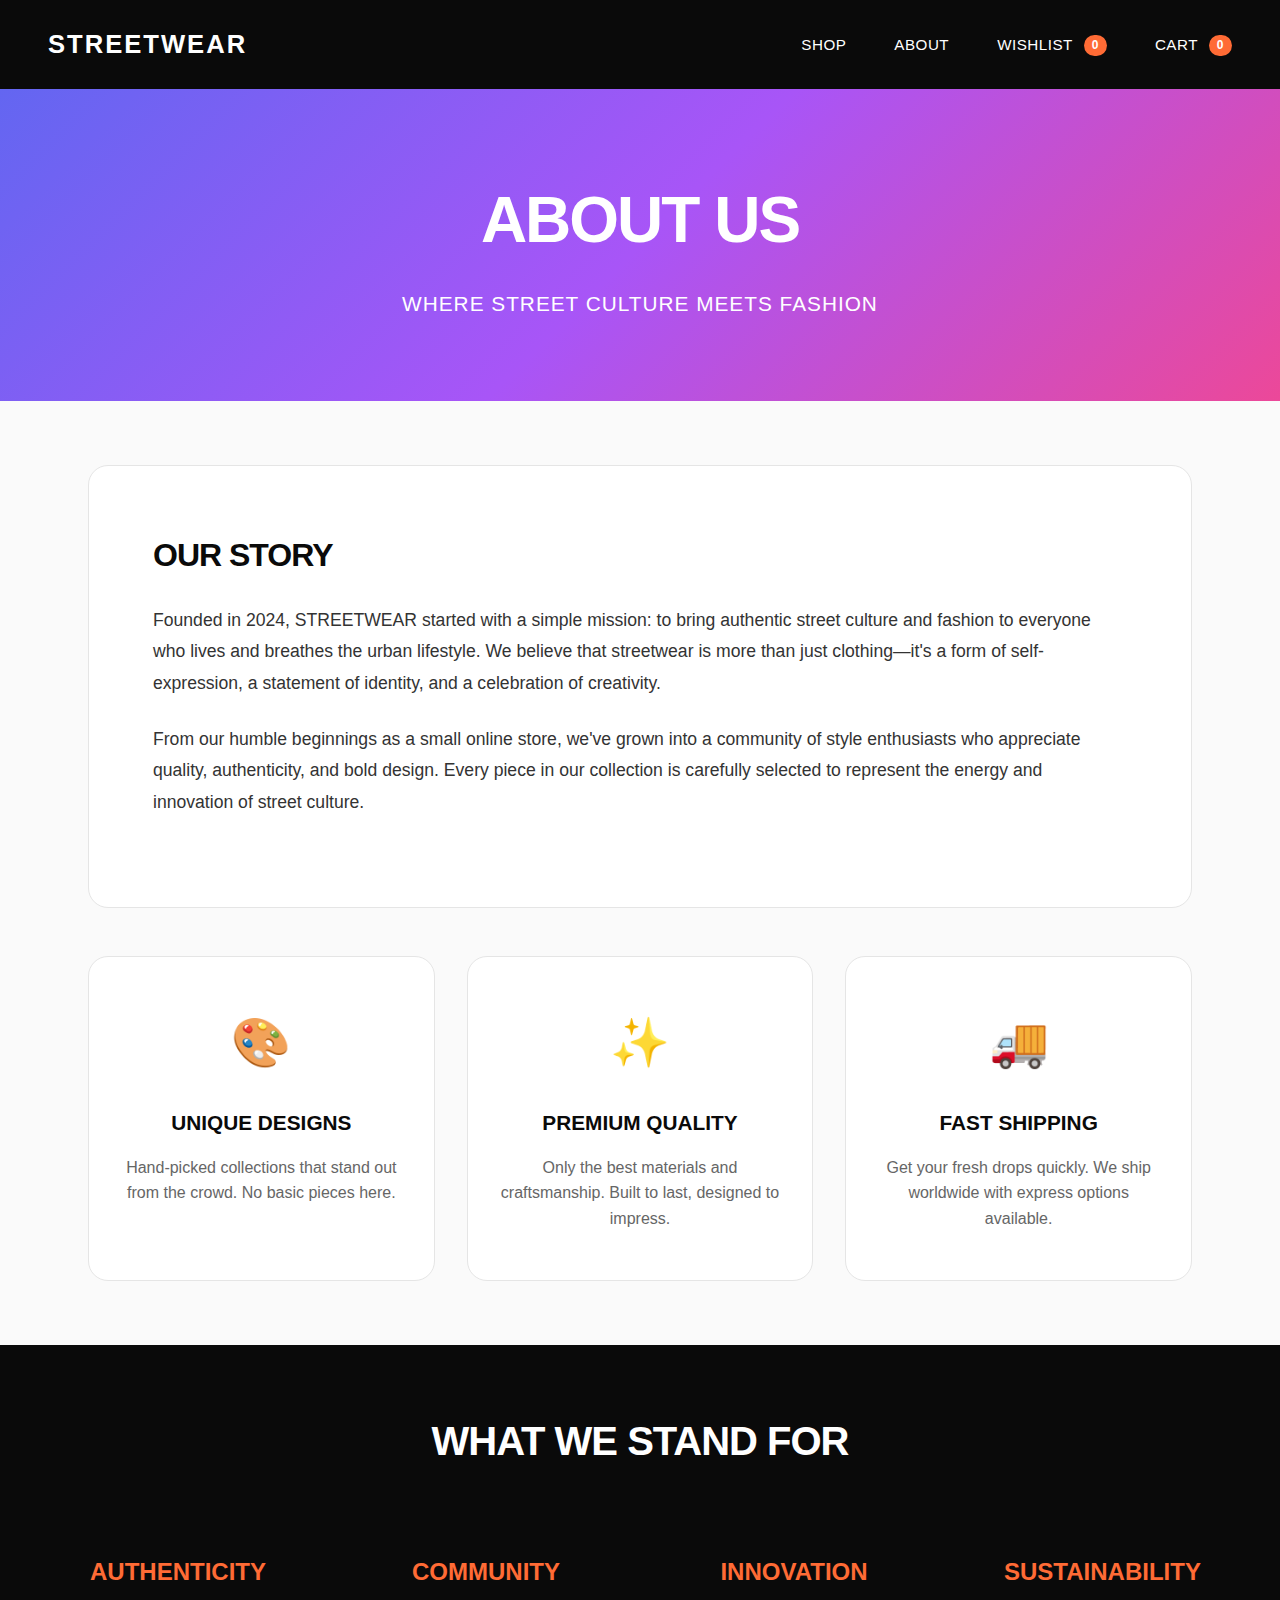
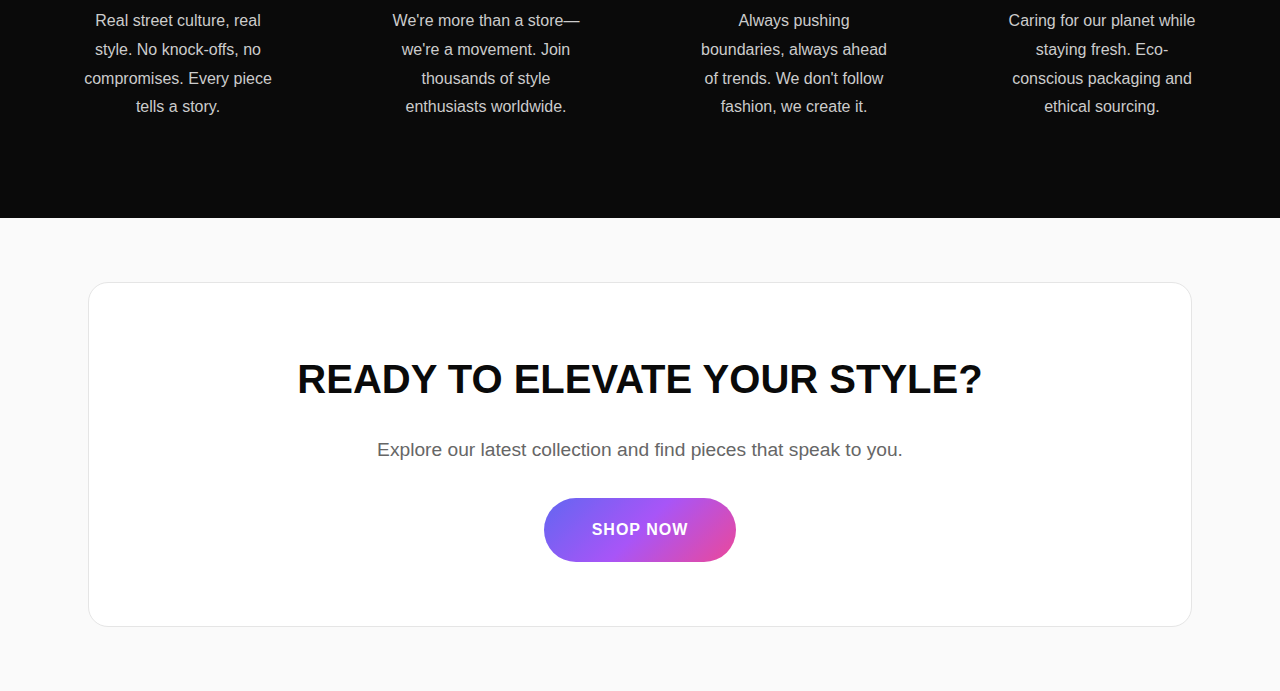
<file: Clothes website/About Page/about.html>
<!DOCTYPE html>
<html lang="en">
<head>
    <meta charset="UTF-8">
    <meta name="viewport" content="width=device-width, initial-scale=1.0">
    <title>About Us - STREETWEAR CO.</title>
    <link rel="stylesheet" href="about.css">
</head>
<body>
    <!-- Navigation -->
    <nav>
        <a href="../Index Page/index.html" style="text-decoration: none; color: white;">
            <h1>STREETWEAR</h1>
        </a>
        <div class="hamburger" id="hamburger">
            <span></span>
            <span></span>
            <span></span>
        </div>
        <ul id="nav-menu">
            <li><a href="../Index Page/index.html">SHOP</a></li>
            <li><a href="../About Page/about.html">ABOUT</a></li>
            <li><a href="../Wishlist Page/wishlist.html">WISHLIST <span class="wishlist-badge" id="wishlist-count">0</span></a></li>
            <li><a href="../Cart Page/cart.html" id="cart-link">CART <span class="cart-badge" id="cart-count">0</span></a></li>
        </ul>
    </nav>

    <!-- Hero Section -->
    <section class="hero">
        <h2>About Us</h2>
        <p>WHERE STREET CULTURE MEETS FASHION</p>
    </section>

    <!-- About Container -->
    <div class="container">
        <!-- Our Story -->
        <div class="about-section">
            <h3>Our Story</h3>
            <p>
                Founded in 2024, STREETWEAR started with a simple mission: to bring authentic street culture and fashion 
                to everyone who lives and breathes the urban lifestyle. We believe that streetwear is more than just 
                clothing—it's a form of self-expression, a statement of identity, and a celebration of creativity.
            </p>
            <p>
                From our humble beginnings as a small online store, we've grown into a community of style enthusiasts 
                who appreciate quality, authenticity, and bold design. Every piece in our collection is carefully 
                selected to represent the energy and innovation of street culture.
            </p>
        </div>

        <!-- Features -->
        <div class="features-grid">
            <div class="feature-card">
                <div class="feature-icon">🎨</div>
                <h4>Unique Designs</h4>
                <p>Hand-picked collections that stand out from the crowd. No basic pieces here.</p>
            </div>
            <div class="feature-card">
                <div class="feature-icon">✨</div>
                <h4>Premium Quality</h4>
                <p>Only the best materials and craftsmanship. Built to last, designed to impress.</p>
            </div>
            <div class="feature-card">
                <div class="feature-icon">🚚</div>
                <h4>Fast Shipping</h4>
                <p>Get your fresh drops quickly. We ship worldwide with express options available.</p>
            </div>
        </div>
    </div>

    <!-- Values Section -->
    <section class="values-section">
        <h3>What We Stand For</h3>
        <div class="values-grid">
            <div class="value-item">
                <h4>Authenticity</h4>
                <p>Real street culture, real style. No knock-offs, no compromises. Every piece tells a story.</p>
            </div>
            <div class="value-item">
                <h4>Community</h4>
                <p>We're more than a store—we're a movement. Join thousands of style enthusiasts worldwide.</p>
            </div>
            <div class="value-item">
                <h4>Innovation</h4>
                <p>Always pushing boundaries, always ahead of trends. We don't follow fashion, we create it.</p>
            </div>
            <div class="value-item">
                <h4>Sustainability</h4>
                <p>Caring for our planet while staying fresh. Eco-conscious packaging and ethical sourcing.</p>
            </div>
        </div>
    </section>

    <!-- CTA Section -->
    <div class="container">
        <div class="cta-section">
            <h3>Ready to Elevate Your Style?</h3>
            <p>Explore our latest collection and find pieces that speak to you.</p>
            <a href="../Index Page/index.html" class="cta-btn">Shop Now</a>
        </div>
    </div>
    <script src="about.js"></script>
</body>
</html>
</file>
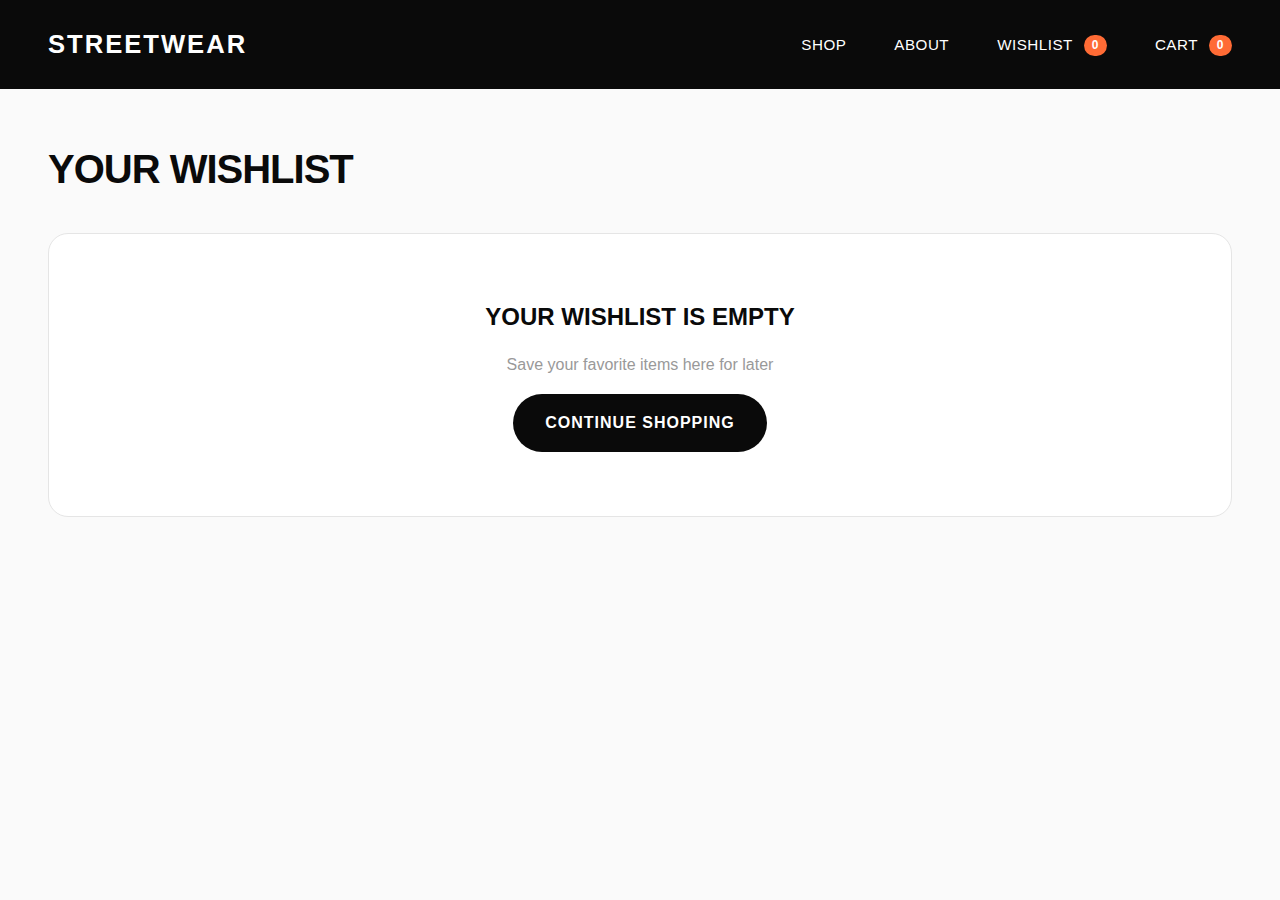
<file: Clothes website/Wishlist Page/wishlist.html>
<!DOCTYPE html>
<html lang="en">
<head>
    <meta charset="UTF-8">
    <meta name="viewport" content="width=device-width, initial-scale=1.0">
    <title>Your Wishlist - STREETWEAR CO.</title>
    <link rel="stylesheet" href="wishlist.css">
</head>
<body>
    <!-- Navigation -->
    <nav>
        <a href="../Index Page/index.html" style="text-decoration: none; color: white;">
            <h1>STREETWEAR</h1>
        </a>
        <div class="hamburger" id="hamburger">
            <span></span>
            <span></span>
            <span></span>
        </div>
        <ul id="nav-menu">
            <li><a href="../Index Page/index.html">SHOP</a></li>
            <li><a href="../About Page/about.html">ABOUT</a></li>
            <li><a href="../Wishlist Page/wishlist.html">WISHLIST <span class="wishlist-badge" id="wishlist-count">0</span></a></li>
            <li><a href="../Cart Page/cart.html" id="cart-link">CART <span class="cart-badge" id="cart-count">0</span></a></li>        
        </ul>
    </nav>

    <!-- Wishlist Container -->
    <div class="container">
        <h2>Your Wishlist</h2>
        
        <div id="wishlist-container">
            <div class="empty-wishlist">
                <h3>YOUR WISHLIST IS EMPTY</h3>
                <p>Save your favorite items here for later</p>
                <a href="../Index Page/index.html" class="continue-shopping">CONTINUE SHOPPING</a>
            </div>
        </div>
    </div>
<script src="wishlist.js"></script>
</body>
</html>
</file>
<file: Clothes website/About Page/about.css>
* {
            margin: 0;
            padding: 0;
            box-sizing: border-box;
        }

        body {
            font-family: -apple-system, BlinkMacSystemFont, 'Helvetica Neue', Arial, sans-serif;
            line-height: 1.6;
            color: #0a0a0a;
            background: #fafafa;
        }

        /* Navigation */
        nav {
            background: #0a0a0a;
            color: white;
            padding: 1.5rem 3rem;
            display: flex;
            justify-content: space-between;
            align-items: center;
            position: sticky;
            top: 0;
            z-index: 100;
            gap: 2rem;
        }

        nav h1 {
            font-size: 1.6rem;
            font-weight: 900;
            letter-spacing: 2px;
            white-space: nowrap;
        }

        nav ul {
            display: flex;
            list-style: none;
            gap: 3rem;
            align-items: center;
            margin-left: auto;
        }

        .hamburger {
            display: none;
            flex-direction: column;
            cursor: pointer;
            gap: 0.4rem;
        }

        .hamburger span {
            width: 25px;
            height: 3px;
            background: white;
            border-radius: 2px;
            transition: all 0.3s;
        }

        .hamburger.active span:nth-child(1) {
            transform: rotate(45deg) translate(8px, 8px);
        }

        .hamburger.active span:nth-child(2) {
            opacity: 0;
        }

        .hamburger.active span:nth-child(3) {
            transform: rotate(-45deg) translate(7px, -7px);
        }

        nav a {
            color: white;
            text-decoration: none;
            font-weight: 500;
            font-size: 0.95rem;
            letter-spacing: 0.5px;
            transition: color 0.2s;
        }

        nav a:hover, nav a.active {
            color: #ff6b35;
        }

        nav a:hover .cart-badge,
        nav a:hover .wishlist-badge {
            transform: scale(1.15);
            transition: transform 0.2s;
        }

        @media (max-width: 768px) {
            nav {
                padding: 1rem 1.5rem;
                flex-wrap: wrap;
            }

            nav h1 {
                font-size: 1.2rem;
            }

            .hamburger {
                display: flex;
            }

            nav ul {
                gap: 1.5rem;
                font-size: 0.85rem;
                order: 4;
                width: 100%;
                flex-direction: column;
                margin-left: 0;
                margin-top: 0.5rem;
                display: none;
            }

            nav ul.active {
                display: flex;
            }
        }

        @media (max-width: 480px) {
            nav {
                padding: 1rem;
                gap: 1rem;
            }

            nav h1 {
                font-size: 1rem;
            }
        }

        .cart-badge, .wishlist-badge {
            background: #ff6b35;
            color: white;
            padding: 0.2rem 0.5rem;
            border-radius: 20px;
            font-size: 0.75rem;
            margin-left: 0.4rem;
            font-weight: 700;
        }

        /* Hero Section */
        .hero {
            background: linear-gradient(135deg, #6366f1 0%, #a855f7 50%, #ec4899 100%);
            color: white;
            padding: 5rem 3rem;
            text-align: center;
        }

        .hero h2 {
            font-size: 4rem;
            margin-bottom: 1rem;
            font-weight: 900;
            letter-spacing: -2px;
            text-transform: uppercase;
        }

        .hero p {
            font-size: 1.3rem;
            font-weight: 300;
            letter-spacing: 1px;
        }

        /* Container */
        .container {
            max-width: 1200px;
            margin: 4rem auto;
            padding: 0 3rem;
        }

        /* About Content */
        .about-section {
            background: white;
            border: 1px solid #e5e5e5;
            padding: 4rem;
            margin-bottom: 3rem;
            border-radius: 20px;
        }

        .about-section h3 {
            font-size: 2rem;
            font-weight: 900;
            text-transform: uppercase;
            margin-bottom: 1.5rem;
            letter-spacing: -1px;
        }

        .about-section p {
            font-size: 1.1rem;
            line-height: 1.8;
            color: #333;
            margin-bottom: 1.5rem;
        }

        /* Features Grid */
        .features-grid {
            display: grid;
            grid-template-columns: repeat(auto-fit, minmax(300px, 1fr));
            gap: 2rem;
            margin-top: 3rem;
        }

        .feature-card {
            background: white;
            border: 1px solid #e5e5e5;
            padding: 3rem 2rem;
            text-align: center;
            transition: transform 0.2s;
            border-radius: 20px;
        }

        .feature-card:hover {
            transform: translateY(-5px);
            border-color: #0a0a0a;
        }

        .feature-icon {
            font-size: 3rem;
            margin-bottom: 1.5rem;
        }

        .feature-card h4 {
            font-size: 1.3rem;
            font-weight: 900;
            text-transform: uppercase;
            margin-bottom: 1rem;
        }

        .feature-card p {
            color: #666;
            line-height: 1.6;
        }

        /* Values Section */
        .values-section {
            background: #0a0a0a;
            color: white;
            padding: 4rem 3rem;
            text-align: center;
            margin: 4rem 0;
        }

        .values-section h3 {
            font-size: 2.5rem;
            font-weight: 900;
            text-transform: uppercase;
            margin-bottom: 3rem;
            letter-spacing: -1px;
        }

        .values-grid {
            display: grid;
            grid-template-columns: repeat(auto-fit, minmax(250px, 1fr));
            gap: 3rem;
            max-width: 1200px;
            margin: 0 auto;
        }

        .value-item {
            padding: 2rem;
        }

        .value-item h4 {
            font-size: 1.5rem;
            font-weight: 900;
            text-transform: uppercase;
            margin-bottom: 1rem;
            color: #ff6b35;
        }

        .value-item p {
            color: #ccc;
            line-height: 1.8;
        }

        /* CTA Section */
        .cta-section {
            text-align: center;
            padding: 4rem 3rem;
            background: white;
            border: 1px solid #e5e5e5;
            border-radius: 20px;
        }

        .cta-section h3 {
            font-size: 2.5rem;
            font-weight: 900;
            text-transform: uppercase;
            margin-bottom: 1.5rem;
        }

        .cta-section p {
            font-size: 1.2rem;
            color: #666;
            margin-bottom: 2rem;
        }

        .cta-btn {
            display: inline-block;
            padding: 1.2rem 3rem;
            background: linear-gradient(135deg, #6366f1 0%, #a855f7 50%, #ec4899 100%);
            color: white;
            text-decoration: none;
            border-radius: 50px;
            font-weight: 700;
            letter-spacing: 1px;
            text-transform: uppercase;
            transition: transform 0.2s;
        }

        .cta-btn:hover {
            transform: translateY(-2px);
        }

        /* Responsive */
        @media (max-width: 768px) {
            nav {
                padding: 1rem 1.5rem;
            }

            nav h1 {
                font-size: 1.2rem;
            }

            nav ul {
                gap: 1.5rem;
                font-size: 0.85rem;
            }

            .hero {
                padding: 3rem 1.5rem;
            }

            .hero h2 {
                font-size: 2.5rem;
            }

            .hero p {
                font-size: 1rem;
            }

            .container {
                padding: 0 1.5rem;
            }

            .about-section {
                padding: 2rem;
            }

            .values-section {
                padding: 3rem 1.5rem;
            }

            .cta-section {
                padding: 3rem 1.5rem;
            }
        }
</file>
<file: Clothes website/Wishlist Page/wishlist.css>
* {
            margin: 0;
            padding: 0;
            box-sizing: border-box;
        }

        body {
            font-family: -apple-system, BlinkMacSystemFont, 'Helvetica Neue', Arial, sans-serif;
            line-height: 1.6;
            color: #0a0a0a;
            background: #fafafa;
        }

        /* Navigation */
        nav {
            background: #0a0a0a;
            color: white;
            padding: 1.5rem 3rem;
            display: flex;
            justify-content: space-between;
            align-items: center;
            position: sticky;
            top: 0;
            z-index: 100;
            gap: 2rem;
        }

        nav h1 {
            font-size: 1.6rem;
            font-weight: 900;
            letter-spacing: 2px;
            white-space: nowrap;
        }

        nav ul {
            display: flex;
            list-style: none;
            gap: 3rem;
            align-items: center;
            margin-left: auto;
        }

        .hamburger {
            display: none;
            flex-direction: column;
            cursor: pointer;
            gap: 0.4rem;
        }

        .hamburger span {
            width: 25px;
            height: 3px;
            background: white;
            border-radius: 2px;
            transition: all 0.3s;
        }

        .hamburger.active span:nth-child(1) {
            transform: rotate(45deg) translate(8px, 8px);
        }

        .hamburger.active span:nth-child(2) {
            opacity: 0;
        }

        .hamburger.active span:nth-child(3) {
            transform: rotate(-45deg) translate(7px, -7px);
        }

        nav a {
            color: white;
            text-decoration: none;
            font-weight: 500;
            font-size: 0.95rem;
            letter-spacing: 0.5px;
            transition: color 0.2s;
        }

        nav a:hover, nav a.active {
            color: #ff6b35;
        }

        @media (max-width: 768px) {
            nav {
                padding: 1rem 1.5rem;
                flex-wrap: wrap;
            }

            nav h1 {
                font-size: 1.2rem;
            }

            .hamburger {
                display: flex;
            }

            nav ul {
                gap: 1.5rem;
                font-size: 0.85rem;
                order: 4;
                width: 100%;
                flex-direction: column;
                margin-left: 0;
                margin-top: 0.5rem;
                display: none;
            }

            nav ul.active {
                display: flex;
            }
        }

        @media (max-width: 480px) {
            nav {
                padding: 1rem;
                gap: 1rem;
            }

            nav h1 {
                font-size: 1rem;
            }
        }

        .cart-badge, .wishlist-badge {
            background: #ff6b35;
            color: white;
            padding: 0.2rem 0.5rem;
            border-radius: 20px;
            font-size: 0.75rem;
            margin-left: 0.4rem;
            font-weight: 700;
        }

        /* Container */
        .container {
            max-width: 1400px;
            margin: 3rem auto;
            padding: 0 3rem;
        }

        h2 {
            font-size: 2.5rem;
            font-weight: 900;
            letter-spacing: -1px;
            text-transform: uppercase;
            margin-bottom: 2rem;
        }

        /* Empty State */
        .empty-wishlist {
            background: white;
            border: 1px solid #e5e5e5;
            border-radius: 20px;
            padding: 4rem;
            text-align: center;
            color: #999;
        }

        .empty-wishlist h3 {
            font-size: 1.5rem;
            margin-bottom: 1rem;
            color: #0a0a0a;
        }

        .continue-shopping {
            display: inline-block;
            margin-top: 1rem;
            padding: 1rem 2rem;
            background: #0a0a0a;
            color: white;
            text-decoration: none;
            border-radius: 50px;
            font-weight: 700;
            letter-spacing: 1px;
            text-transform: uppercase;
            transition: background 0.2s;
        }

        .continue-shopping:hover {
            background: #6366f1;
        }

        /* Products Grid */
        .products-grid {
            display: grid;
            grid-template-columns: repeat(auto-fill, minmax(300px, 1fr));
            gap: 2.5rem;
        }

        .product-card {
            background: white;
            border-radius: 20px;
            overflow: hidden;
            transition: transform 0.2s;
            cursor: pointer;
            border: 1px solid #e5e5e5;
            position: relative;
        }

        .product-card:hover {
            transform: translateY(-8px);
            border-color: #0a0a0a;
        }

        .product-image {
            width: 100%;
            height: 380px;
            object-fit: cover;
            background: #f5f5f5;
        }

        .remove-btn {
            position: absolute;
            top: 1rem;
            right: 1rem;
            width: 45px;
            height: 45px;
            background: #ff6b35;
            color: white;
            border: none;
            border-radius: 50%;
            cursor: pointer;
            display: flex;
            align-items: center;
            justify-content: center;
            font-size: 1.3rem;
            transition: all 0.2s;
            box-shadow: 0 2px 8px rgba(0,0,0,0.1);
        }

        .remove-btn:hover {
            transform: scale(1.1);
            background: #e85d2a;
        }

        .stock-badge {
            position: absolute;
            top: 1rem;
            left: 1rem;
            background: #ff6b35;
            color: white;
            padding: 0.4rem 0.8rem;
            border-radius: 20px;
            font-size: 0.8rem;
            font-weight: 700;
            text-transform: uppercase;
        }

        .stock-badge.in-stock {
            background: #10b981;
        }

        .product-info {
            padding: 1.8rem;
        }

        .product-name {
            font-size: 1.3rem;
            font-weight: 700;
            margin-bottom: 0.5rem;
            letter-spacing: -0.5px;
            text-transform: uppercase;
        }

        .product-category {
            color: #999;
            font-size: 0.85rem;
            margin-bottom: 1rem;
            font-weight: 600;
            letter-spacing: 1px;
            text-transform: uppercase;
        }

        .product-price {
            font-size: 1.6rem;
            color: #0a0a0a;
            font-weight: 900;
            margin: 1rem 0;
        }

        .product-actions {
            display: flex;
            gap: 0.5rem;
        }

        .add-to-cart-btn {
            flex: 1;
            padding: 1rem;
            background: #0a0a0a;
            color: white;
            border: none;
            border-radius: 50px;
            font-size: 0.95rem;
            cursor: pointer;
            transition: all 0.2s;
            margin-top: 1rem;
            font-weight: 700;
            letter-spacing: 1px;
            text-transform: uppercase;
        }

        .add-to-cart-btn:hover {
            background: #6366f1;
        }

        .add-to-cart-btn:disabled {
            background: #ccc;
            cursor: not-allowed;
        }

        .view-details-btn {
            padding: 1rem 1.5rem;
            background: white;
            color: #0a0a0a;
            border: 2px solid #0a0a0a;
            border-radius: 50px;
            font-size: 0.95rem;
            cursor: pointer;
            transition: all 0.2s;
            margin-top: 1rem;
            font-weight: 700;
            letter-spacing: 1px;
            text-transform: uppercase;
        }

        .view-details-btn:hover {
            background: #0a0a0a;
            color: white;
        }

        /* Responsive */
        @media (max-width: 768px) {
            nav {
                padding: 1rem 1.5rem;
            }

            nav h1 {
                font-size: 1.2rem;
            }

            nav ul {
                gap: 1.5rem;
                font-size: 0.85rem;
            }

            .container {
                padding: 0 1.5rem;
            }

            h2 {
                font-size: 2rem;
            }
        }
</file>
